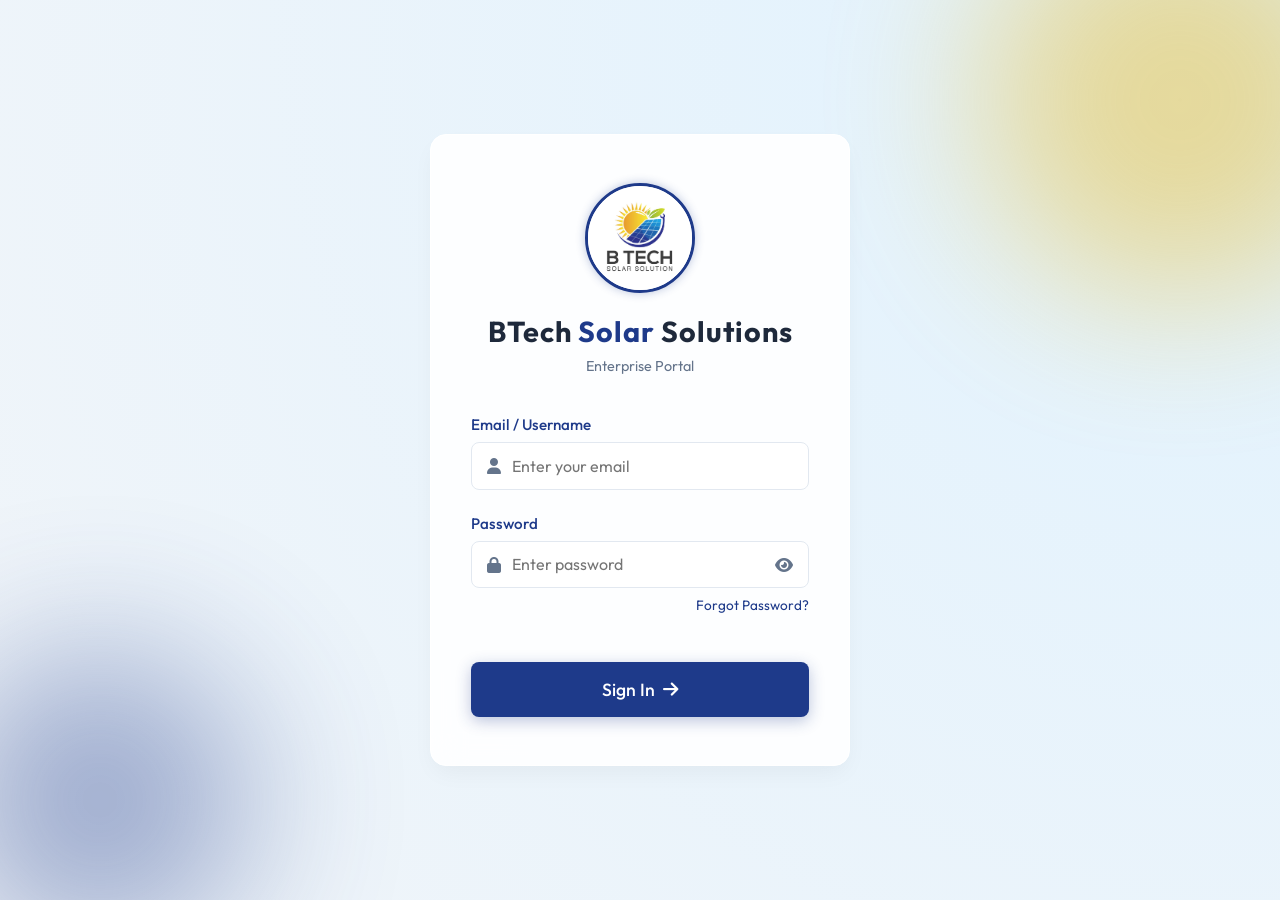
<file: index.html>
<!DOCTYPE html>
<html lang="en">

<head>
    <meta charset="UTF-8">
    <meta name="viewport" content="width=device-width, initial-scale=1.0">
    <title>BTech Solar Portal | Welcome</title>
    <link rel="stylesheet" href="css/style.css">
    <!-- FontAwesome for icons -->
    <link rel="stylesheet" href="https://cdnjs.cloudflare.com/ajax/libs/font-awesome/6.4.0/css/all.min.css">
    <style>
        .login-page {
            min-height: 100vh;
            display: flex;
            align-items: center;
            justify-content: center;
            position: relative;
            overflow: hidden;
            background: radial-gradient(circle at top right, #e0f2fe, #f1f5f9);
        }

        /* Dynamic Background Orbs */
        .orb {
            position: absolute;
            border-radius: 50%;
            filter: blur(80px);
            opacity: 0.4;
            z-index: 0;
            animation: float 10s infinite ease-in-out alternate;
        }

        .orb-1 {
            width: 400px;
            height: 400px;
            background: var(--secondary);
            /* Yellow */
            top: -100px;
            right: -100px;
        }

        .orb-2 {
            width: 300px;
            height: 300px;
            background: var(--primary);
            /* Blue */
            bottom: -50px;
            left: -50px;
            animation-delay: -5s;
        }

        @keyframes float {
            0% {
                transform: translate(0, 0) scale(1);
            }

            100% {
                transform: translate(-30px, 50px) scale(1.1);
            }
        }

        .login-container {
            width: 100%;
            max-width: 420px;
            padding: 3rem 2.5rem;
            position: relative;
            z-index: 10;
        }

        .logo-area {
            text-align: center;
            margin-bottom: 2.5rem;
        }

        .company-logo {
            width: 110px;
            height: 110px;
            border-radius: 50%;
            object-fit: cover;
            border: 3px solid var(--primary);
            margin-bottom: 1rem;
            box-shadow: 0 0 10px var(--primary-glow);
            animation: pulse-glow 3s infinite;
            background-color: #ffffff;
        }

        @keyframes pulse-glow {

            0%,
            100% {
                box-shadow: 0 0 10px rgba(30, 58, 138, 0.2);
            }

            50% {
                box-shadow: 0 0 25px rgba(30, 58, 138, 0.4);
            }
        }

        .logo-text {
            font-size: 1.8rem;
            font-weight: 700;
            letter-spacing: 1px;
        }

        .logo-text span {
            color: var(--primary);
        }

        .forgot-password {
            font-size: 0.85rem;
            color: var(--primary);
            float: right;
            margin-top: 0.5rem;
            transition: color 0.3s ease;
        }

        .forgot-password:hover {
            color: #fff;
        }
    </style>
</head>

<body>

    <div class="login-page">
        <div class="orb orb-1"></div>
        <div class="orb orb-2"></div>

        <div class="login-container glass-panel">
            <div class="logo-area">
                <img class="company-logo" src="assets/images/logo.jpeg" alt="BTech Solar Logo"
                    onerror="this.src='https://ui-avatars.com/api/?name=BTech+Solar&background=f59e0b&color=fff&rounded=true&size=110'">
                <h1 class="logo-text">BTech <span>Solar</span> Solutions</h1>
                <p style="color: var(--text-muted); margin-top: 0.5rem; font-size: 0.9rem;">Enterprise Portal</p>
            </div>

            <form id="loginForm" onsubmit="handleLogin(event)">
                <div class="form-group">
                    <label class="form-label" style="color: var(--primary);">Email / Username</label>
                    <div style="position: relative;">
                        <i class="fa-solid fa-user"
                            style="position: absolute; left: 1rem; top: 1rem; color: var(--text-muted);"></i>
                        <input type="text" id="email" class="form-control" placeholder="Enter your email"
                            style="padding-left: 2.5rem;" required>
                    </div>
                </div>

                <div class="form-group">
                    <label class="form-label" style="color: var(--primary);">Password</label>
                    <div style="position: relative;">
                        <i class="fa-solid fa-lock"
                            style="position: absolute; left: 1rem; top: 1rem; color: var(--text-muted);"></i>
                        <input type="password" id="password" class="form-control" placeholder="Enter password"
                            style="padding-left: 2.5rem; padding-right: 2.5rem;" required>
                        <i class="fa-solid fa-eye" id="togglePassword"
                            style="position: absolute; right: 1rem; top: 1rem; color: var(--text-muted); cursor: pointer; z-index: 10;"></i>
                    </div>
                    <a href="#" class="forgot-password">Forgot Password?</a>
                    <div style="clear: both;"></div>
                </div>

                <div id="errorMsg"
                    style="color: #ef4444; font-size: 0.9rem; margin-top: 1rem; text-align: center; display: none;">
                </div>

                <button type="submit" class="btn btn-primary w-full"
                    style="margin-top: 1.5rem; padding: 1rem; font-size: 1.1rem;">
                    Sign In <i class="fa-solid fa-arrow-right"></i>
                </button>
            </form>
        </div>
    </div>

    <script>
        async function handleLogin(e) {
            e.preventDefault();
            const btn = document.querySelector('button[type="submit"]');
            btn.innerHTML = 'Signing in...';

            const email = document.getElementById('email').value.trim();
            const password = document.getElementById('password').value;
            const errorMsg = document.getElementById('errorMsg');
            errorMsg.style.display = 'none';

            // Predefined accounts for instant/offline login
            const localUsers = {
                'admin': { role: 'ADMIN', email: 'admin@btech.com', passwords: ['admi123', 'admin123'] },
                'admin@btech.com': { role: 'ADMIN', email: 'admin@btech.com', passwords: ['admi123', 'admin123'] },
                'employee': { role: 'EMPLOYEE', email: 'employee@btech.com', passwords: ['emp123'] },
                'employee@btech.com': { role: 'EMPLOYEE', email: 'employee@btech.com', passwords: ['emp123'] }
            };

            // 1. Direct local login check
            if (localUsers[email] && localUsers[email].passwords.includes(password)) {
                localStorage.setItem('userRole', localUsers[email].role);
                localStorage.setItem('userEmail', localUsers[email].email);
                setTimeout(() => {
                    window.location.href = 'pages/dashboard.html';
                }, 400);
                return;
            }

            // 2. Otherwise, attempt backend API login
            try {
                const res = await fetch('http://localhost:8080/api/auth/login', {
                    method: 'POST',
                    headers: { 'Content-Type': 'application/json' },
                    body: JSON.stringify({ email, password })
                });

                if (res.ok) {
                    const data = await res.json();
                    localStorage.setItem('userRole', data.role);
                    localStorage.setItem('userEmail', data.email);
                    setTimeout(() => {
                        window.location.href = 'pages/dashboard.html';
                    }, 400);
                } else {
                    errorMsg.style.display = 'block';
                    errorMsg.innerText = 'Log in Failed: Invalid email or password!';
                    btn.innerHTML = 'Sign In <i class="fa-solid fa-arrow-right"></i>';
                }
            } catch (error) {
                errorMsg.style.display = 'block';
                errorMsg.innerText = 'Log in Failed: Invalid email or password!';
                btn.innerHTML = 'Sign In <i class="fa-solid fa-arrow-right"></i>';
            }
        }

        // Toggle Password Visibility
        const togglePassword = document.getElementById('togglePassword');
        const passwordInput = document.getElementById('password');

        togglePassword.addEventListener('click', function () {
            const type = passwordInput.getAttribute('type') === 'password' ? 'text' : 'password';
            passwordInput.setAttribute('type', type);
            
            this.classList.toggle('fa-eye');
            this.classList.toggle('fa-eye-slash');
        });
    </script>
</body>

</html>
</file>
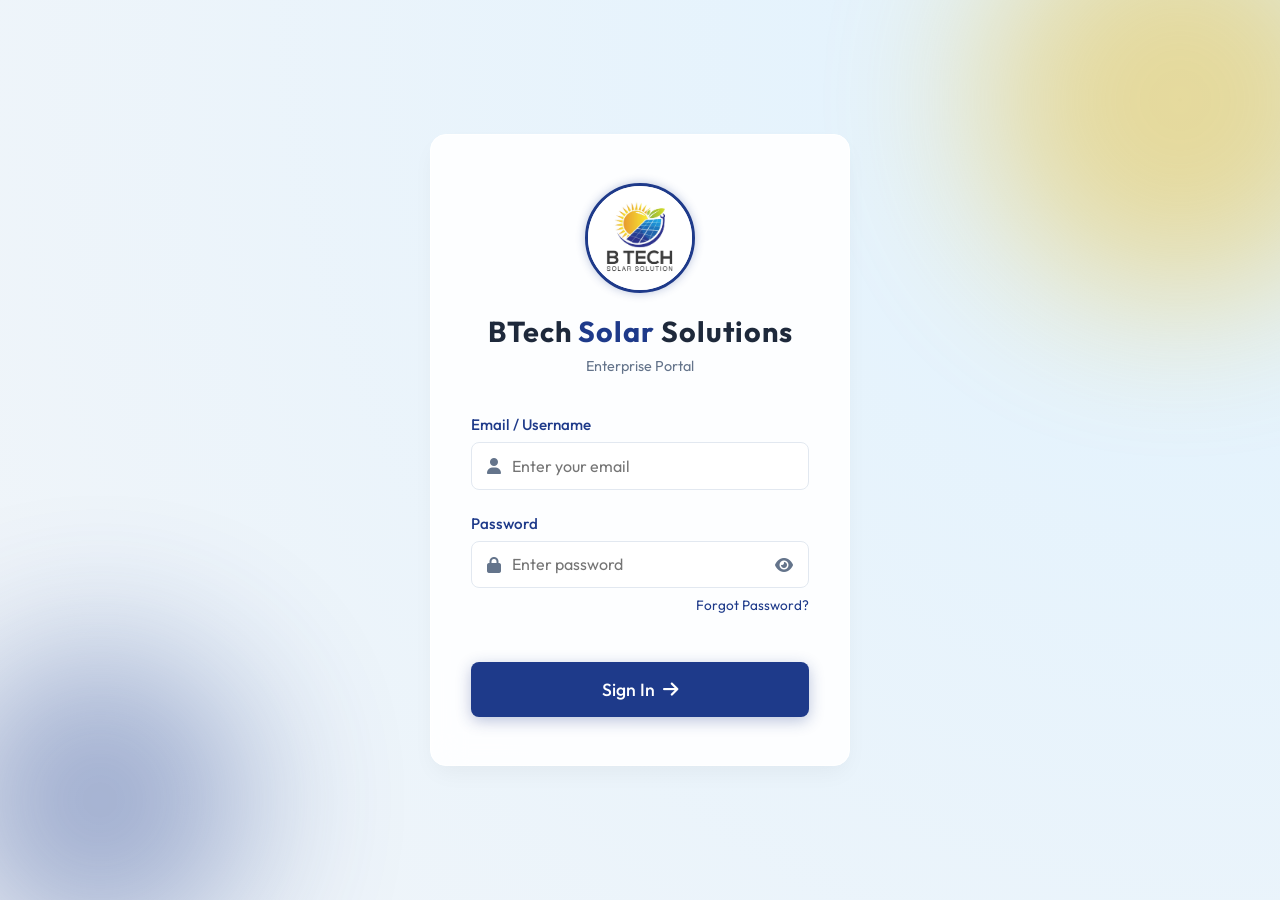
<file: pages/crm.html>
<!DOCTYPE html>
<html lang="en">

<head>
    <meta charset="UTF-8">
    <meta name="viewport" content="width=device-width, initial-scale=1.0">
    <title>CRM & Leads | BTech Solar</title>
    <link rel="stylesheet" href="../css/style.css">
    <link rel="stylesheet" href="../css/admin.css">
    <link rel="stylesheet" href="https://cdnjs.cloudflare.com/ajax/libs/font-awesome/6.4.0/css/all.min.css">
    <style>
        .table-container {
            width: 100%;
            overflow-x: auto;
            margin-top: 1.5rem;
        }

        table {
            width: 100%;
            border-collapse: collapse;
        }

        th,
        td {
            padding: 1rem;
            text-align: left;
            border-bottom: 1px solid var(--border);
        }

        th {
            color: var(--text-muted);
            font-weight: 500;
            font-size: 0.9rem;
        }

        tr:hover {
            background-color: rgba(255, 255, 255, 0.02);
        }

        .status-badge {
            padding: 0.3rem 0.8rem;
            border-radius: 20px;
            font-size: 0.8rem;
            font-weight: 600;
        }

        .status-new {
            background: rgba(59, 130, 246, 0.2);
            color: #60a5fa;
        }

        .status-contacted {
            background: rgba(245, 158, 11, 0.2);
            color: #fbbf24;
        }

        .status-closed {
            background: rgba(16, 185, 129, 0.2);
            color: #34d399;
        }
    </style>
</head>

<body>
    <div class="admin-layout">
        <aside class="sidebar">
            <div class="sidebar-header" style="height: auto; min-height: 90px; padding: 1.25rem 1.5rem; display: flex; align-items: center; gap: 0.75rem; border-bottom: 1px solid var(--border);">
                <img src="../assets/images/logo.jpeg" alt="BTech Solar Logo" style="width: 55px; height: 55px; border-radius: 50%; object-fit: cover; border: 2px solid var(--primary); background-color: #fff;" onerror="this.src='https://ui-avatars.com/api/?name=BTech+Solar&background=f59e0b&color=fff&rounded=true&size=55'">
                <div>
                    <h2 style="font-size: 1.15rem; font-weight: 700; color: var(--primary); margin: 0; line-height: 1.2; display: flex; flex-direction: column;">
                        <span>BTech <span style="color: var(--secondary);">Solar</span></span>
                        <span style="font-size: 0.85rem; color: var(--text-main); font-weight: 500;">Solutions</span>
                    </h2>
                    <p style="font-size: 0.65rem; color: var(--text-muted); margin-top: 0.25rem; font-weight: 600; text-transform: uppercase; letter-spacing: 0.5px;">Enterprise Portal</p>
                </div>
            </div>
            <nav class="sidebar-nav">
                <a href="dashboard.html" class="nav-item">
                    <i class="fa-solid fa-grip"></i> Dashboard
                </a>
                <a href="crm.html" class="nav-item active">
                    <i class="fa-solid fa-users"></i> CRM & Leads
                </a>
                <a href="proposals.html" class="nav-item">
                    <i class="fa-solid fa-file-invoice-dollar"></i> Proposals / Quotes
                </a>
                <a href="installations.html" class="nav-item">
                    <i class="fa-solid fa-helmet-safety"></i> Installations
                </a>
                <a href="inventory.html" class="nav-item">
                    <i class="fa-solid fa-boxes-stacked"></i> Inventory
                </a>
                <a href="reports.html" class="nav-item">
                    <i class="fa-solid fa-chart-line"></i> Reports
                </a>
                
                <div style="margin-top: 2rem; padding-top: 1rem; border-top: 1px solid var(--border);">
                    <a href="#" class="nav-item">
                        <i class="fa-solid fa-gear"></i> Settings
                    </a>
                    <a href="../index.html" class="nav-item" style="color: #ef4444;">
                        <i class="fa-solid fa-right-from-bracket"></i> Logout
                    </a>
                </div>
            </nav>
        </aside>

        <main class="main-content">
            <!-- Top Header -->
            <header class="top-header">
                <div class="search-bar">
                    <i class="fa-solid fa-search" style="color: var(--text-muted);"></i>
                    <input type="text" placeholder="Search leads, invoices, inventory...">
                </div>

                <div class="header-actions">
                    <button class="action-btn">
                        <i class="fa-regular fa-bell"></i>
                        <span class="badge">3</span>
                    </button>
                    
                    <div class="user-profile">
                        <div class="avatar">A</div>
                        <div>
                            <p style="font-weight: 500; font-size: 0.9rem;">Admin User</p>
                            <p style="font-size: 0.75rem; color: var(--text-muted);">Super Admin</p>
                        </div>
                        <i class="fa-solid fa-chevron-down" style="font-size: 0.8rem; margin-left: 0.5rem;"></i>
                    </div>
                </div>
            </header>

            <div class="dashboard-body">
                <div class="flex justify-between items-center" style="margin-bottom: 2rem;">
                    <div>
                        <h1>CRM & Lead Tracking</h1>
                        <p style="color: var(--text-muted);">Manage your potential customers via Backend API.</p>
                    </div>
                </div>
                <div class="glass-panel" style="padding: 1rem;">
                    <div class="table-container">
                        <table>
                            <thead>
                                <tr>
                                    <th>Client Name</th>
                                    <th>Phone / Email</th>
                                    <th>System Size</th>
                                    <th>Status</th>
                                    <th>Actions</th>
                                </tr>
                            </thead>
                            <tbody id="leadsTableBody">
                                <tr>
                                    <td colspan="5" style="text-align:center;">Loading Leads...</td>
                                </tr>
                            </tbody>
                        </table>
                    </div>
                </div>
            </div>
        </main>
    </div>

    <script src="../js/api.js"></script>
    <script src="../js/app.js"></script>
</body>

</html>
</file>
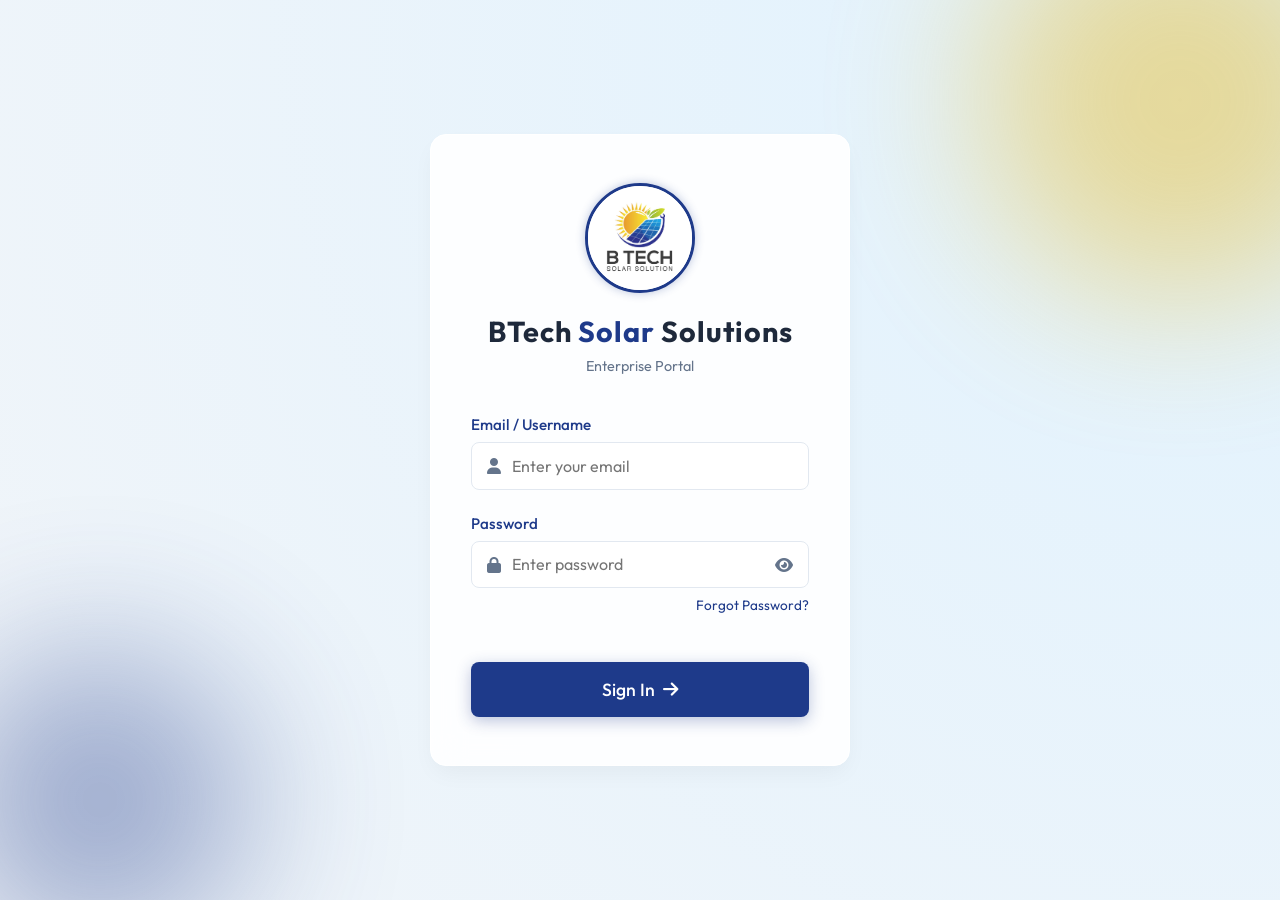
<file: pages/dashboard.html>
<!DOCTYPE html>
<html lang="en">
<head>
    <meta charset="UTF-8">
    <meta name="viewport" content="width=device-width, initial-scale=1.0">
    <title>Dashboard | BTech Solar</title>
    <link rel="stylesheet" href="../css/style.css">
    <link rel="stylesheet" href="../css/admin.css">
    <link rel="stylesheet" href="https://cdnjs.cloudflare.com/ajax/libs/font-awesome/6.4.0/css/all.min.css">
</head>
<body>

    <div class="admin-layout">
        
        <!-- Sidebar -->
        <aside class="sidebar">
            <div class="sidebar-header" style="height: auto; min-height: 90px; padding: 1.25rem 1.5rem; display: flex; align-items: center; gap: 0.75rem; border-bottom: 1px solid var(--border);">
                <img src="../assets/images/logo.jpeg" alt="BTech Solar Logo" style="width: 55px; height: 55px; border-radius: 50%; object-fit: cover; border: 2px solid var(--primary); background-color: #fff;" onerror="this.src='https://ui-avatars.com/api/?name=BTech+Solar&background=f59e0b&color=fff&rounded=true&size=55'">
                <div>
                    <h2 style="font-size: 1.15rem; font-weight: 700; color: var(--primary); margin: 0; line-height: 1.2; display: flex; flex-direction: column;">
                        <span>BTech <span style="color: var(--secondary);">Solar</span></span>
                        <span style="font-size: 0.85rem; color: var(--text-main); font-weight: 500;">Solutions</span>
                    </h2>
                    <p style="font-size: 0.65rem; color: var(--text-muted); margin-top: 0.25rem; font-weight: 600; text-transform: uppercase; letter-spacing: 0.5px;">Enterprise Portal</p>
                </div>
            </div>
            
            <nav class="sidebar-nav">
                <a href="dashboard.html" class="nav-item active">
                    <i class="fa-solid fa-grip"></i> Dashboard
                </a>
                <a href="crm.html" class="nav-item">
                    <i class="fa-solid fa-users"></i> CRM & Leads
                </a>
                <a href="proposals.html" class="nav-item">
                    <i class="fa-solid fa-file-invoice-dollar"></i> Proposals / Quotes
                </a>
                <a href="installations.html" class="nav-item">
                    <i class="fa-solid fa-helmet-safety"></i> Installations
                </a>
                <a href="inventory.html" class="nav-item">
                    <i class="fa-solid fa-boxes-stacked"></i> Inventory
                </a>
                <a href="reports.html" class="nav-item">
                    <i class="fa-solid fa-chart-line"></i> Reports
                </a>
                
                <div style="margin-top: 2rem; padding-top: 1rem; border-top: 1px solid var(--border);">
                    <a href="#" class="nav-item">
                        <i class="fa-solid fa-gear"></i> Settings
                    </a>
                    <a href="../index.html" class="nav-item" style="color: #ef4444;">
                        <i class="fa-solid fa-right-from-bracket"></i> Logout
                    </a>
                </div>
            </nav>
        </aside>

        <!-- Main Content -->
        <main class="main-content">
            
            <!-- Top Header -->
            <header class="top-header">
                <div class="search-bar">
                    <i class="fa-solid fa-search" style="color: var(--text-muted);"></i>
                    <input type="text" placeholder="Search leads, invoices, inventory...">
                </div>

                <div class="header-actions">
                    <button class="action-btn">
                        <i class="fa-regular fa-bell"></i>
                        <span class="badge">3</span>
                    </button>
                    
                    <div class="user-profile">
                        <div class="avatar">A</div>
                        <div>
                            <p style="font-weight: 500; font-size: 0.9rem;">Admin User</p>
                            <p style="font-size: 0.75rem; color: var(--text-muted);">Super Admin</p>
                        </div>
                        <i class="fa-solid fa-chevron-down" style="font-size: 0.8rem; margin-left: 0.5rem;"></i>
                    </div>
                </div>
            </header>

            <!-- Dashboard Body -->
            <div class="dashboard-body">
                <div class="page-title">
                    <h1>Overview</h1>
                    <p>Welcome back, here's what's happening today.</p>
                </div>

                <!-- KPI Stats -->
                <div class="stats-grid">
                    <div class="stat-card glass-panel">
                        <i class="fa-solid fa-users icon"></i>
                        <div class="stat-title">New Leads (This Month)</div>
                        <div class="stat-value">
                            124 <span class="stat-trend up"><i class="fa-solid fa-arrow-up"></i> 12%</span>
                        </div>
                    </div>

                    <div class="stat-card glass-panel">
                        <i class="fa-solid fa-file-contract icon"></i>
                        <div class="stat-title">Proposals Sent</div>
                        <div class="stat-value">
                            45 <span class="stat-trend up"><i class="fa-solid fa-arrow-up"></i> 5%</span>
                        </div>
                    </div>

                    <div class="stat-card glass-panel" style="border-color: var(--primary);">
                        <i class="fa-solid fa-sack-dollar icon" style="color: var(--primary);"></i>
                        <div class="stat-title">Revenue Generated</div>
                        <div class="stat-value">
                            $154k <span class="stat-trend up"><i class="fa-solid fa-arrow-up"></i> 22%</span>
                        </div>
                    </div>

                    <div class="stat-card glass-panel">
                        <i class="fa-solid fa-solar-panel icon"></i>
                        <div class="stat-title">Ongoing Installations</div>
                        <div class="stat-value">
                            12 <span class="stat-trend down"><i class="fa-solid fa-arrow-down"></i> 2%</span>
                        </div>
                    </div>
                </div>

                <!-- Coming soon: Charts and Data Tables -->
                <div class="glass-panel" style="padding: 2rem; margin-top: 1rem; text-align: center; border-style: dashed;">
                    <i class="fa-solid fa-chart-pie" style="font-size: 3rem; color: var(--text-muted); margin-bottom: 1rem;"></i>
                    <h3 style="margin-bottom: 0.5rem;">Recent Activity & Charts</h3>
                    <p style="color: var(--text-muted); max-width: 500px; margin: 0 auto;">In upcoming updates, we will place dynamic charts here showing monthly installations, revenue graphs, and a timeline of recent actions by the team.</p>
                </div>

            </div>
        </main>
    </div>

    <script src="../js/app.js"></script>
</body>
</html>
</file>
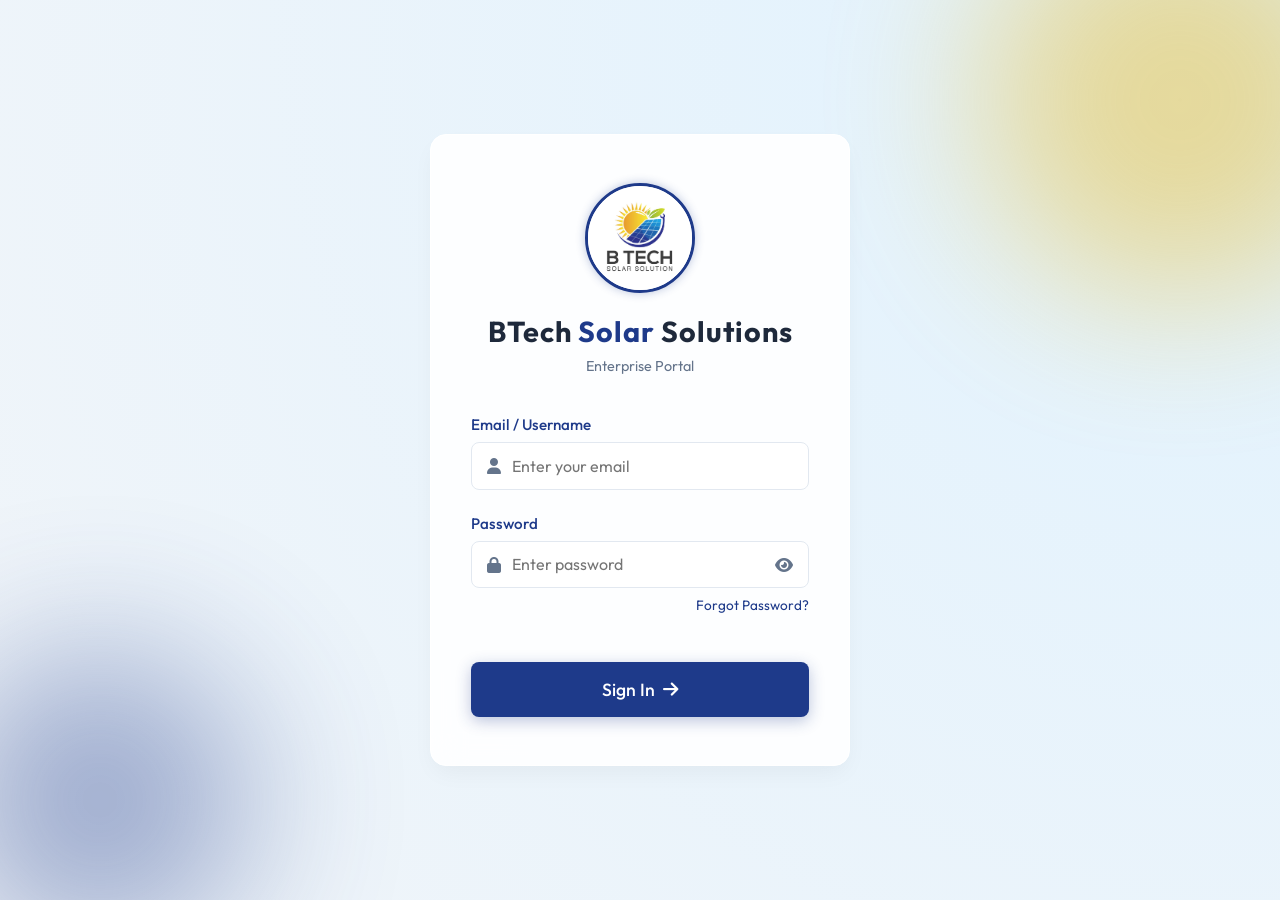
<file: pages/installations.html>
<!DOCTYPE html>
<html lang="en">

<head>
    <meta charset="UTF-8">
    <meta name="viewport" content="width=device-width, initial-scale=1.0">
    <title>Installations | BTech Solar</title>
    <link rel="stylesheet" href="../css/style.css">
    <link rel="stylesheet" href="../css/admin.css">
    <link rel="stylesheet" href="https://cdnjs.cloudflare.com/ajax/libs/font-awesome/6.4.0/css/all.min.css">
    <style>
        .progress-container {
            width: 100%;
            background-color: var(--border);
            border-radius: 6px;
            overflow: hidden;
            margin-top: 0.5rem;
            height: 10px;
        }

        .progress-bar {
            height: 100%;
            background-color: var(--tertiary);
            transition: width 0.5s ease;
        }

        .project-card {
            padding: 1.5rem;
            margin-bottom: 1.25rem;
            border-left: 5px solid var(--primary);
        }

        .project-card.completed {
            border-left-color: var(--tertiary);
        }

        .project-card.in-progress {
            border-left-color: var(--secondary);
        }

        .project-card.planning {
            border-left-color: var(--text-muted);
        }

        .status-badge-custom {
            font-size: 0.8rem;
            font-weight: 600;
            padding: 0.25rem 0.75rem;
            border-radius: 12px;
            display: inline-block;
        }

        .badge-planning {
            background-color: rgba(100, 116, 139, 0.15);
            color: var(--text-muted);
        }

        .badge-progress {
            background-color: rgba(234, 179, 8, 0.15);
            color: #d97706;
        }

        .badge-completed {
            background-color: rgba(16, 185, 129, 0.15);
            color: var(--tertiary);
        }

        .team-avatar {
            width: 32px;
            height: 32px;
            border-radius: 50%;
            background: var(--primary);
            color: white;
            font-size: 0.8rem;
            font-weight: bold;
            display: inline-flex;
            align-items: center;
            justify-content: center;
            border: 2px solid white;
            margin-left: -8px;
        }

        .team-avatar:first-child {
            margin-left: 0;
        }
    </style>
</head>

<body>
    <div class="admin-layout">
        <!-- Sidebar -->
        <aside class="sidebar">
            <div class="sidebar-header" style="height: auto; min-height: 90px; padding: 1.25rem 1.5rem; display: flex; align-items: center; gap: 0.75rem; border-bottom: 1px solid var(--border);">
                <img src="../assets/images/logo.jpeg" alt="BTech Solar Logo" style="width: 55px; height: 55px; border-radius: 50%; object-fit: cover; border: 2px solid var(--primary); background-color: #fff;" onerror="this.src='https://ui-avatars.com/api/?name=BTech+Solar&background=f59e0b&color=fff&rounded=true&size=55'">
                <div>
                    <h2 style="font-size: 1.15rem; font-weight: 700; color: var(--primary); margin: 0; line-height: 1.2; display: flex; flex-direction: column;">
                        <span>BTech <span style="color: var(--secondary);">Solar</span></span>
                        <span style="font-size: 0.85rem; color: var(--text-main); font-weight: 500;">Solutions</span>
                    </h2>
                    <p style="font-size: 0.65rem; color: var(--text-muted); margin-top: 0.25rem; font-weight: 600; text-transform: uppercase; letter-spacing: 0.5px;">Enterprise Portal</p>
                </div>
            </div>
            <nav class="sidebar-nav">
                <a href="dashboard.html" class="nav-item">
                    <i class="fa-solid fa-grip"></i> Dashboard
                </a>
                <a href="crm.html" class="nav-item">
                    <i class="fa-solid fa-users"></i> CRM & Leads
                </a>
                <a href="proposals.html" class="nav-item">
                    <i class="fa-solid fa-file-invoice-dollar"></i> Proposals / Quotes
                </a>
                <a href="installations.html" class="nav-item active">
                    <i class="fa-solid fa-helmet-safety"></i> Installations
                </a>
                <a href="inventory.html" class="nav-item">
                    <i class="fa-solid fa-boxes-stacked"></i> Inventory
                </a>
                <a href="reports.html" class="nav-item">
                    <i class="fa-solid fa-chart-line"></i> Reports
                </a>
                
                <div style="margin-top: 2rem; padding-top: 1rem; border-top: 1px solid var(--border);">
                    <a href="#" class="nav-item">
                        <i class="fa-solid fa-gear"></i> Settings
                    </a>
                    <a href="../index.html" class="nav-item" style="color: #ef4444;">
                        <i class="fa-solid fa-right-from-bracket"></i> Logout
                    </a>
                </div>
            </nav>
        </aside>

        <!-- Main Content -->
        <main class="main-content">
            <!-- Header -->
            <header class="top-header">
                <div class="search-bar">
                    <i class="fa-solid fa-search" style="color: var(--text-muted);"></i>
                    <input type="text" placeholder="Search leads, invoices, inventory...">
                </div>

                <div class="header-actions">
                    <button class="action-btn">
                        <i class="fa-regular fa-bell"></i>
                        <span class="badge">3</span>
                    </button>
                    
                    <div class="user-profile">
                        <div class="avatar">A</div>
                        <div>
                            <p style="font-weight: 500; font-size: 0.9rem;">Admin User</p>
                            <p style="font-size: 0.75rem; color: var(--text-muted);">Super Admin</p>
                        </div>
                        <i class="fa-solid fa-chevron-down" style="font-size: 0.8rem; margin-left: 0.5rem;"></i>
                    </div>
                </div>
            </header>

            <!-- Dashboard Body -->
            <div class="dashboard-body">
                <div class="page-title">
                    <h1>Solar Installations</h1>
                    <p>Track site assessments, panel mounts, and net-metering approvals in real-time.</p>
                </div>

                <!-- Status Cards -->
                <div class="stats-grid">
                    <div class="stat-card glass-panel">
                        <i class="fa-solid fa-helmet-safety icon"></i>
                        <div class="stat-title">Total Projects</div>
                        <div class="stat-value">38</div>
                    </div>
                    <div class="stat-card glass-panel" style="border-color: var(--secondary);">
                        <i class="fa-solid fa-screwdriver-wrench icon" style="color: var(--secondary);"></i>
                        <div class="stat-title">In Progress</div>
                        <div class="stat-value" style="color: var(--secondary);">12</div>
                    </div>
                    <div class="stat-card glass-panel" style="border-color: var(--tertiary);">
                        <i class="fa-solid fa-circle-check icon" style="color: var(--tertiary);"></i>
                        <div class="stat-title">Completed</div>
                        <div class="stat-value" style="color: var(--tertiary);">26</div>
                    </div>
                </div>

                <!-- Installations List -->
                <h2 style="margin-bottom: 1rem; font-size: 1.3rem;">Ongoing Projects</h2>
                
                <div class="glass-panel project-card in-progress">
                    <div style="display: flex; justify-content: space-between; align-items: start; margin-bottom: 0.5rem;">
                        <div>
                            <h3 style="margin-bottom: 0.25rem;">15kW Hybrid Solar Setup</h3>
                            <p style="color: var(--text-muted); font-size: 0.9rem;"><i class="fa-solid fa-location-dot"></i> DHA Phase 6, Karachi | Client: Maria Siddiqui</p>
                        </div>
                        <div>
                            <span class="status-badge-custom badge-progress">Inverter Setup (80%)</span>
                        </div>
                    </div>
                    <div class="progress-container">
                        <div class="progress-bar" style="width: 80%;"></div>
                    </div>
                    <div style="display: flex; justify-content: space-between; align-items: center; margin-top: 1rem; font-size: 0.85rem; color: var(--text-muted);">
                        <div>
                            <i class="fa-solid fa-calendar"></i> Est. Completion: 10th July 2026
                        </div>
                        <div style="display: flex; align-items: center;">
                            <span style="margin-right: 0.5rem;">Team Assigned:</span>
                            <div style="display: inline-flex;">
                                <div class="team-avatar">K</div>
                                <div class="team-avatar">S</div>
                                <div class="team-avatar">A</div>
                            </div>
                        </div>
                    </div>
                </div>

                <div class="glass-panel project-card in-progress">
                    <div style="display: flex; justify-content: space-between; align-items: start; margin-bottom: 0.5rem;">
                        <div>
                            <h3 style="margin-bottom: 0.25rem;">10kW On-Grid System</h3>
                            <p style="color: var(--text-muted); font-size: 0.9rem;"><i class="fa-solid fa-location-dot"></i> Gulberg III, Lahore | Client: Ahmed Khan</p>
                        </div>
                        <div>
                            <span class="status-badge-custom badge-progress">Panel Mounting (65%)</span>
                        </div>
                    </div>
                    <div class="progress-container">
                        <div class="progress-bar" style="width: 65%; background-color: var(--secondary);"></div>
                    </div>
                    <div style="display: flex; justify-content: space-between; align-items: center; margin-top: 1rem; font-size: 0.85rem; color: var(--text-muted);">
                        <div>
                            <i class="fa-solid fa-calendar"></i> Est. Completion: 15th July 2026
                        </div>
                        <div style="display: flex; align-items: center;">
                            <span style="margin-right: 0.5rem;">Team Assigned:</span>
                            <div style="display: inline-flex;">
                                <div class="team-avatar">R</div>
                                <div class="team-avatar">M</div>
                            </div>
                        </div>
                    </div>
                </div>

                <div class="glass-panel project-card planning">
                    <div style="display: flex; justify-content: space-between; align-items: start; margin-bottom: 0.5rem;">
                        <div>
                            <h3 style="margin-bottom: 0.25rem;">20kW Commercial Array</h3>
                            <p style="color: var(--text-muted); font-size: 0.9rem;"><i class="fa-solid fa-location-dot"></i> Industrial Estate, Faisalabad | Client: Horizon Textiles</p>
                        </div>
                        <div>
                            <span class="status-badge-custom badge-planning">Site Assessment (15%)</span>
                        </div>
                    </div>
                    <div class="progress-container">
                        <div class="progress-bar" style="width: 15%; background-color: var(--text-muted);"></div>
                    </div>
                    <div style="display: flex; justify-content: space-between; align-items: center; margin-top: 1rem; font-size: 0.85rem; color: var(--text-muted);">
                        <div>
                            <i class="fa-solid fa-calendar"></i> Est. Completion: 29th July 2026
                        </div>
                        <div style="display: flex; align-items: center;">
                            <span style="margin-right: 0.5rem;">Team Assigned:</span>
                            <div style="display: inline-flex;">
                                <div class="team-avatar">J</div>
                                <div class="team-avatar">Z</div>
                                <div class="team-avatar">F</div>
                            </div>
                        </div>
                    </div>
                </div>

            </div>
        </main>
    </div>
    <script src="../js/app.js"></script>
</body>

</html>
</file>
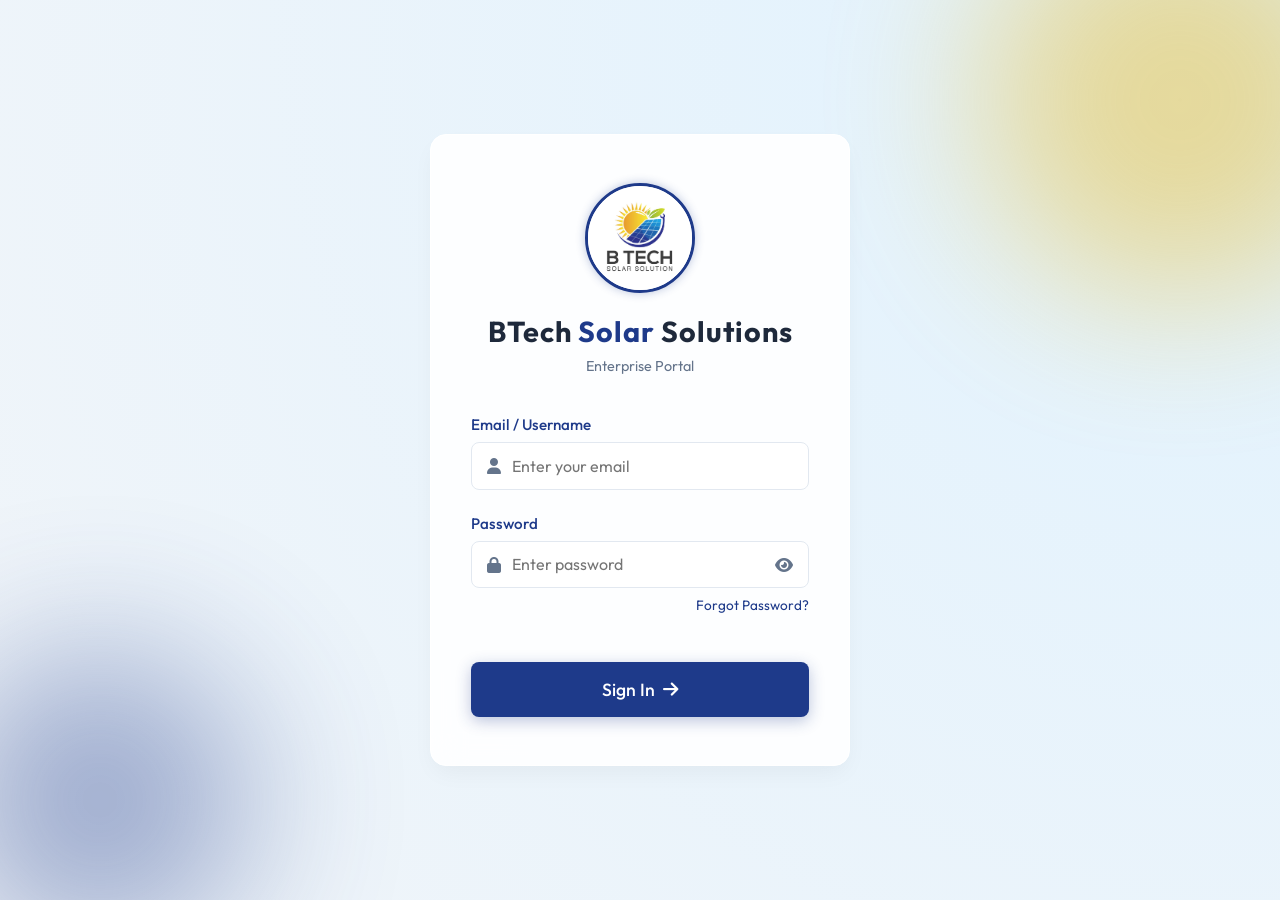
<file: pages/inventory.html>
<!DOCTYPE html>
<html lang="en">

<head>
    <meta charset="UTF-8">
    <meta name="viewport" content="width=device-width, initial-scale=1.0">
    <title>Inventory | BTech Solar</title>
    <link rel="stylesheet" href="../css/style.css">
    <link rel="stylesheet" href="../css/admin.css">
    <link rel="stylesheet" href="https://cdnjs.cloudflare.com/ajax/libs/font-awesome/6.4.0/css/all.min.css">
</head>

<body>
    <div class="admin-layout">
        <aside class="sidebar">
            <div class="sidebar-header" style="height: auto; min-height: 90px; padding: 1.25rem 1.5rem; display: flex; align-items: center; gap: 0.75rem; border-bottom: 1px solid var(--border);">
                <img src="../assets/images/logo.jpeg" alt="BTech Solar Logo" style="width: 55px; height: 55px; border-radius: 50%; object-fit: cover; border: 2px solid var(--primary); background-color: #fff;" onerror="this.src='https://ui-avatars.com/api/?name=BTech+Solar&background=f59e0b&color=fff&rounded=true&size=55'">
                <div>
                    <h2 style="font-size: 1.15rem; font-weight: 700; color: var(--primary); margin: 0; line-height: 1.2; display: flex; flex-direction: column;">
                        <span>BTech <span style="color: var(--secondary);">Solar</span></span>
                        <span style="font-size: 0.85rem; color: var(--text-main); font-weight: 500;">Solutions</span>
                    </h2>
                    <p style="font-size: 0.65rem; color: var(--text-muted); margin-top: 0.25rem; font-weight: 600; text-transform: uppercase; letter-spacing: 0.5px;">Enterprise Portal</p>
                </div>
            </div>
            <nav class="sidebar-nav">
                <a href="dashboard.html" class="nav-item">
                    <i class="fa-solid fa-grip"></i> Dashboard
                </a>
                <a href="crm.html" class="nav-item">
                    <i class="fa-solid fa-users"></i> CRM & Leads
                </a>
                <a href="proposals.html" class="nav-item">
                    <i class="fa-solid fa-file-invoice-dollar"></i> Proposals / Quotes
                </a>
                <a href="installations.html" class="nav-item">
                    <i class="fa-solid fa-helmet-safety"></i> Installations
                </a>
                <a href="inventory.html" class="nav-item active">
                    <i class="fa-solid fa-boxes-stacked"></i> Inventory
                </a>
                <a href="reports.html" class="nav-item">
                    <i class="fa-solid fa-chart-line"></i> Reports
                </a>
                
                <div style="margin-top: 2rem; padding-top: 1rem; border-top: 1px solid var(--border);">
                    <a href="#" class="nav-item">
                        <i class="fa-solid fa-gear"></i> Settings
                    </a>
                    <a href="../index.html" class="nav-item" style="color: #ef4444;">
                        <i class="fa-solid fa-right-from-bracket"></i> Logout
                    </a>
                </div>
            </nav>
        </aside>

        <main class="main-content">
            <!-- Top Header -->
            <header class="top-header">
                <div class="search-bar">
                    <i class="fa-solid fa-search" style="color: var(--text-muted);"></i>
                    <input type="text" placeholder="Search leads, invoices, inventory...">
                </div>

                <div class="header-actions">
                    <button class="action-btn">
                        <i class="fa-regular fa-bell"></i>
                        <span class="badge">3</span>
                    </button>
                    
                    <div class="user-profile">
                        <div class="avatar">A</div>
                        <div>
                            <p style="font-weight: 500; font-size: 0.9rem;">Admin User</p>
                            <p style="font-size: 0.75rem; color: var(--text-muted);">Super Admin</p>
                        </div>
                        <i class="fa-solid fa-chevron-down" style="font-size: 0.8rem; margin-left: 0.5rem;"></i>
                    </div>
                </div>
            </header>

            <div class="dashboard-body">
                <div class="flex justify-between items-center" style="margin-bottom: 2rem;">
                    <div>
                        <h1>Warehouse & Stock</h1>
                        <p style="color: var(--text-muted);">Real-time tracking of Database Inventory Items.</p>
                    </div>
                </div>

                <div class="stats-grid" id="inventoryGrid">
                    <p style="color: var(--text-muted);">Loading live stock data...</p>
                </div>
            </div>
        </main>
    </div>
    <script src="../js/api.js"></script>
    <script src="../js/app.js"></script>
</body>

</html>
</file>
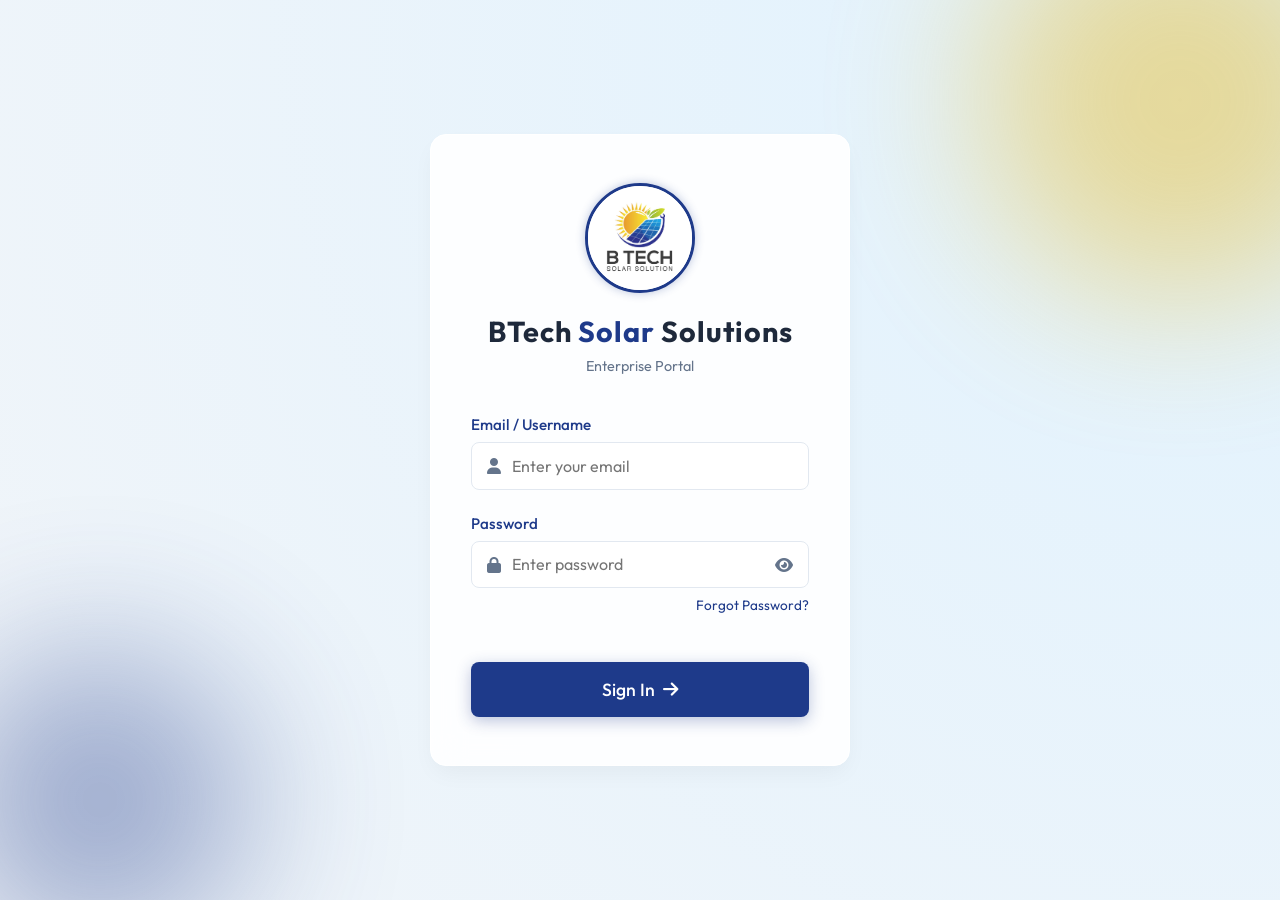
<file: pages/proposals.html>
<!DOCTYPE html>
<html lang="en">

<head>
    <meta charset="UTF-8">
    <meta name="viewport" content="width=device-width, initial-scale=1.0">
    <title>Proposals | BTech Solar</title>
    <link rel="stylesheet" href="../css/style.css">
    <link rel="stylesheet" href="../css/admin.css">
    <link rel="stylesheet" href="https://cdnjs.cloudflare.com/ajax/libs/font-awesome/6.4.0/css/all.min.css">
    <style>
        .proposal-card {
            padding: 1.5rem;
            margin-bottom: 1rem;
            display: flex;
            justify-content: space-between;
            align-items: center;
        }
    </style>
</head>

<body>
    <div class="admin-layout">
        <aside class="sidebar">
            <div class="sidebar-header" style="height: auto; min-height: 90px; padding: 1.25rem 1.5rem; display: flex; align-items: center; gap: 0.75rem; border-bottom: 1px solid var(--border);">
                <img src="../assets/images/logo.jpeg" alt="BTech Solar Logo" style="width: 55px; height: 55px; border-radius: 50%; object-fit: cover; border: 2px solid var(--primary); background-color: #fff;" onerror="this.src='https://ui-avatars.com/api/?name=BTech+Solar&background=f59e0b&color=fff&rounded=true&size=55'">
                <div>
                    <h2 style="font-size: 1.15rem; font-weight: 700; color: var(--primary); margin: 0; line-height: 1.2; display: flex; flex-direction: column;">
                        <span>BTech <span style="color: var(--secondary);">Solar</span></span>
                        <span style="font-size: 0.85rem; color: var(--text-main); font-weight: 500;">Solutions</span>
                    </h2>
                    <p style="font-size: 0.65rem; color: var(--text-muted); margin-top: 0.25rem; font-weight: 600; text-transform: uppercase; letter-spacing: 0.5px;">Enterprise Portal</p>
                </div>
            </div>
            <nav class="sidebar-nav">
                <a href="dashboard.html" class="nav-item">
                    <i class="fa-solid fa-grip"></i> Dashboard
                </a>
                <a href="crm.html" class="nav-item">
                    <i class="fa-solid fa-users"></i> CRM & Leads
                </a>
                <a href="proposals.html" class="nav-item active">
                    <i class="fa-solid fa-file-invoice-dollar"></i> Proposals / Quotes
                </a>
                <a href="installations.html" class="nav-item">
                    <i class="fa-solid fa-helmet-safety"></i> Installations
                </a>
                <a href="inventory.html" class="nav-item">
                    <i class="fa-solid fa-boxes-stacked"></i> Inventory
                </a>
                <a href="reports.html" class="nav-item">
                    <i class="fa-solid fa-chart-line"></i> Reports
                </a>
                
                <div style="margin-top: 2rem; padding-top: 1rem; border-top: 1px solid var(--border);">
                    <a href="#" class="nav-item">
                        <i class="fa-solid fa-gear"></i> Settings
                    </a>
                    <a href="../index.html" class="nav-item" style="color: #ef4444;">
                        <i class="fa-solid fa-right-from-bracket"></i> Logout
                    </a>
                </div>
            </nav>
        </aside>

        <main class="main-content">
            <!-- Top Header -->
            <header class="top-header">
                <div class="search-bar">
                    <i class="fa-solid fa-search" style="color: var(--text-muted);"></i>
                    <input type="text" placeholder="Search leads, invoices, inventory...">
                </div>

                <div class="header-actions">
                    <button class="action-btn">
                        <i class="fa-regular fa-bell"></i>
                        <span class="badge">3</span>
                    </button>
                    
                    <div class="user-profile">
                        <div class="avatar">A</div>
                        <div>
                            <p style="font-weight: 500; font-size: 0.9rem;">Admin User</p>
                            <p style="font-size: 0.75rem; color: var(--text-muted);">Super Admin</p>
                        </div>
                        <i class="fa-solid fa-chevron-down" style="font-size: 0.8rem; margin-left: 0.5rem;"></i>
                    </div>
                </div>
            </header>

            <div class="dashboard-body">
                <div class="flex justify-between items-center" style="margin-bottom: 2rem;">
                    <div>
                        <h1>Automated Proposals</h1>
                        <p style="color: var(--text-muted);">Quotes syncing directly with the Backend Database.</p>
                    </div>
                </div>

                <div id="proposalsList">
                    <p style="color: var(--text-muted);">Loading proposals...</p>
                </div>
            </div>
        </main>
    </div>
    <script src="../js/api.js"></script>
    <script src="../js/app.js"></script>
</body>

</html>
</file>
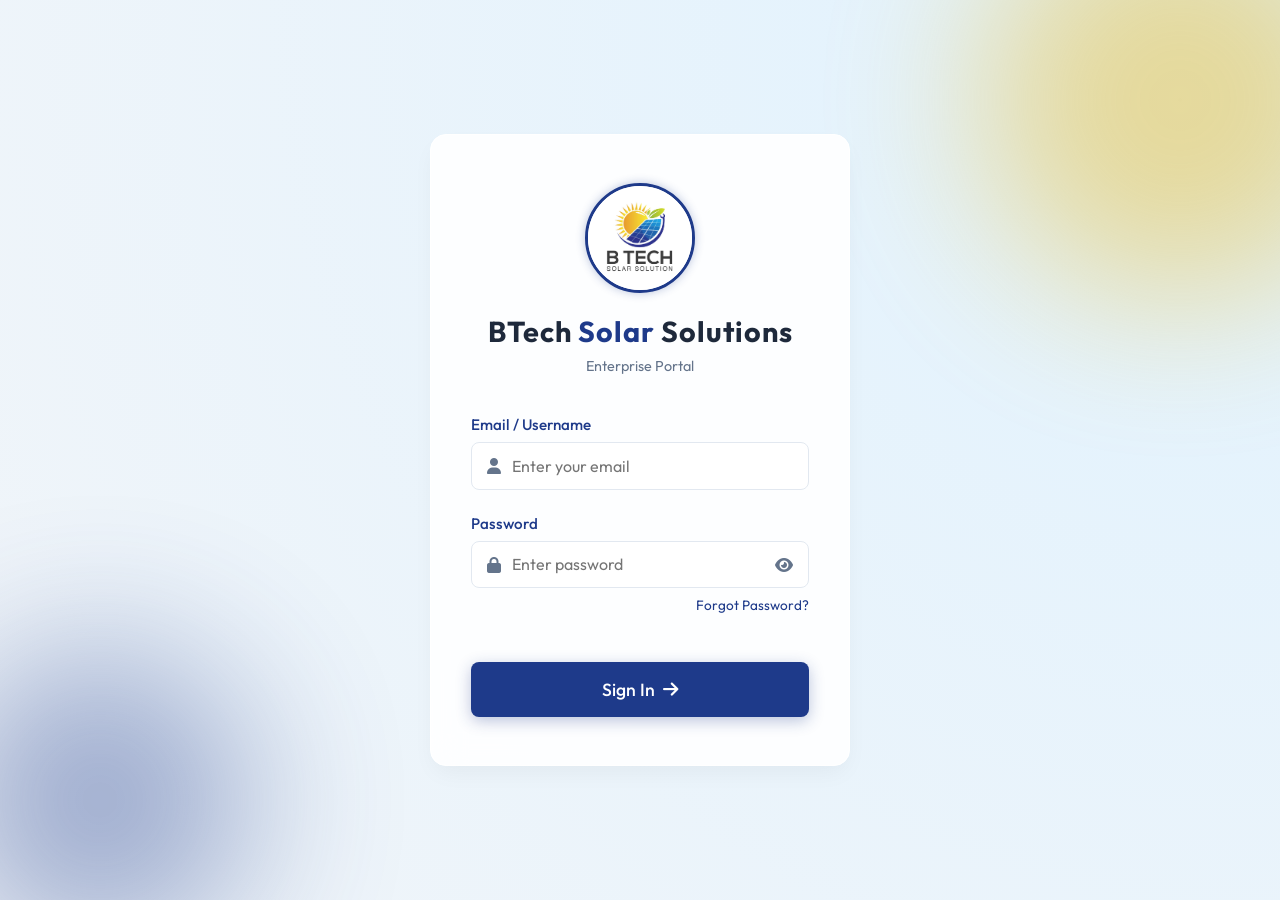
<file: pages/reports.html>
<!DOCTYPE html>
<html lang="en">

<head>
    <meta charset="UTF-8">
    <meta name="viewport" content="width=device-width, initial-scale=1.0">
    <title>Reports | BTech Solar</title>
    <link rel="stylesheet" href="../css/style.css">
    <link rel="stylesheet" href="../css/admin.css">
    <link rel="stylesheet" href="https://cdnjs.cloudflare.com/ajax/libs/font-awesome/6.4.0/css/all.min.css">
    <style>
        .report-grid {
            display: grid;
            grid-template-columns: 2fr 1fr;
            gap: 1.5rem;
            margin-top: 1.5rem;
        }

        @media (max-width: 992px) {
            .report-grid {
                grid-template-columns: 1fr;
            }
        }

        .chart-placeholder {
            min-height: 250px;
            display: flex;
            align-items: flex-end;
            justify-content: space-around;
            padding-top: 2rem;
            border-bottom: 2px solid var(--border);
        }

        .bar {
            width: 40px;
            background: linear-gradient(to top, var(--primary), var(--primary-hover));
            border-radius: 4px 4px 0 0;
            position: relative;
            animation: growUp 1s ease-out;
            cursor: pointer;
            transition: all 0.3s ease;
        }

        .bar:hover {
            opacity: 0.85;
            transform: scaleY(1.02);
        }

        .bar::after {
            content: attr(data-value);
            position: absolute;
            top: -25px;
            left: 50%;
            transform: translateX(-50%);
            font-size: 0.8rem;
            font-weight: 600;
            color: var(--primary);
        }

        .bar-label {
            text-align: center;
            font-size: 0.85rem;
            color: var(--text-muted);
            margin-top: 0.5rem;
        }

        @keyframes growUp {
            from {
                height: 0;
            }
            to {
                /* Handled dynamically or via static style heights */
            }
        }

        .metric-row {
            display: flex;
            justify-content: space-between;
            align-items: center;
            padding: 0.75rem 0;
            border-bottom: 1px solid var(--border);
        }

        .metric-row:last-child {
            border-bottom: none;
        }

        .table-custom {
            width: 100%;
            border-collapse: collapse;
        }

        .table-custom th, .table-custom td {
            padding: 0.85rem 1rem;
            text-align: left;
            border-bottom: 1px solid var(--border);
        }

        .table-custom th {
            font-weight: 600;
            color: var(--text-muted);
            font-size: 0.85rem;
        }
    </style>
</head>

<body>
    <div class="admin-layout">
        <!-- Sidebar -->
        <aside class="sidebar">
            <div class="sidebar-header" style="height: auto; min-height: 90px; padding: 1.25rem 1.5rem; display: flex; align-items: center; gap: 0.75rem; border-bottom: 1px solid var(--border);">
                <img src="../assets/images/logo.jpeg" alt="BTech Solar Logo" style="width: 55px; height: 55px; border-radius: 50%; object-fit: cover; border: 2px solid var(--primary); background-color: #fff;" onerror="this.src='https://ui-avatars.com/api/?name=BTech+Solar&background=f59e0b&color=fff&rounded=true&size=55'">
                <div>
                    <h2 style="font-size: 1.15rem; font-weight: 700; color: var(--primary); margin: 0; line-height: 1.2; display: flex; flex-direction: column;">
                        <span>BTech <span style="color: var(--secondary);">Solar</span></span>
                        <span style="font-size: 0.85rem; color: var(--text-main); font-weight: 500;">Solutions</span>
                    </h2>
                    <p style="font-size: 0.65rem; color: var(--text-muted); margin-top: 0.25rem; font-weight: 600; text-transform: uppercase; letter-spacing: 0.5px;">Enterprise Portal</p>
                </div>
            </div>
            <nav class="sidebar-nav">
                <a href="dashboard.html" class="nav-item">
                    <i class="fa-solid fa-grip"></i> Dashboard
                </a>
                <a href="crm.html" class="nav-item">
                    <i class="fa-solid fa-users"></i> CRM & Leads
                </a>
                <a href="proposals.html" class="nav-item">
                    <i class="fa-solid fa-file-invoice-dollar"></i> Proposals / Quotes
                </a>
                <a href="installations.html" class="nav-item">
                    <i class="fa-solid fa-helmet-safety"></i> Installations
                </a>
                <a href="inventory.html" class="nav-item">
                    <i class="fa-solid fa-boxes-stacked"></i> Inventory
                </a>
                <a href="reports.html" class="nav-item active">
                    <i class="fa-solid fa-chart-line"></i> Reports
                </a>
                
                <div style="margin-top: 2rem; padding-top: 1rem; border-top: 1px solid var(--border);">
                    <a href="#" class="nav-item">
                        <i class="fa-solid fa-gear"></i> Settings
                    </a>
                    <a href="../index.html" class="nav-item" style="color: #ef4444;">
                        <i class="fa-solid fa-right-from-bracket"></i> Logout
                    </a>
                </div>
            </nav>
        </aside>

        <!-- Main Content -->
        <main class="main-content">
            <!-- Header -->
            <header class="top-header">
                <div class="search-bar">
                    <i class="fa-solid fa-search" style="color: var(--text-muted);"></i>
                    <input type="text" placeholder="Search leads, invoices, inventory...">
                </div>

                <div class="header-actions">
                    <button class="action-btn">
                        <i class="fa-regular fa-bell"></i>
                        <span class="badge">3</span>
                    </button>
                    
                    <div class="user-profile">
                        <div class="avatar">A</div>
                        <div>
                            <p style="font-weight: 500; font-size: 0.9rem;">Admin User</p>
                            <p style="font-size: 0.75rem; color: var(--text-muted);">Super Admin</p>
                        </div>
                        <i class="fa-solid fa-chevron-down" style="font-size: 0.8rem; margin-left: 0.5rem;"></i>
                    </div>
                </div>
            </header>

            <!-- Dashboard Body -->
            <div class="dashboard-body">
                <div class="page-title">
                    <h1>Reports & Analytics</h1>
                    <p>Track business health, eco metrics, and team performance metrics.</p>
                </div>

                <!-- Metrics Cards -->
                <div class="stats-grid">
                    <div class="stat-card glass-panel" style="border-color: var(--primary);">
                        <i class="fa-solid fa-sack-dollar icon" style="color: var(--primary);"></i>
                        <div class="stat-title">Monthly Revenue</div>
                        <div class="stat-value">PKR 3.8M <span class="stat-trend up"><i class="fa-solid fa-arrow-up"></i> 14%</span></div>
                    </div>
                    <div class="stat-card glass-panel" style="border-color: var(--secondary);">
                        <i class="fa-solid fa-solar-panel icon" style="color: var(--secondary);"></i>
                        <div class="stat-title">Energy Generated</div>
                        <div class="stat-value" style="color: var(--primary);">42.5 <span style="font-size: 1rem; color: var(--text-muted);">MWh</span></div>
                    </div>
                    <div class="stat-card glass-panel" style="border-color: var(--tertiary);">
                        <i class="fa-solid fa-leaf icon" style="color: var(--tertiary);"></i>
                        <div class="stat-title">CO2 Carbon Offset</div>
                        <div class="stat-value" style="color: var(--tertiary);">32 <span style="font-size: 1rem; color: var(--text-muted);">Tons</span></div>
                    </div>
                </div>

                <!-- Report Details Grid -->
                <div class="report-grid">
                    
                    <!-- Left: Sales Chart -->
                    <div class="glass-panel" style="padding: 1.5rem;">
                        <h3 style="margin-bottom: 1rem; color: var(--primary);">Monthly Revenue Growth (PKR)</h3>
                        <div class="chart-placeholder">
                            <div>
                                <div class="bar" data-value="1.2M" style="height: 80px;"></div>
                                <div class="bar-label">Mar</div>
                            </div>
                            <div>
                                <div class="bar" data-value="1.9M" style="height: 120px;"></div>
                                <div class="bar-label">Apr</div>
                            </div>
                            <div>
                                <div class="bar" data-value="2.6M" style="height: 170px;"></div>
                                <div class="bar-label">May</div>
                            </div>
                            <div>
                                <div class="bar" data-value="3.8M" style="height: 220px;"></div>
                                <div class="bar-label">Jun</div>
                            </div>
                        </div>
                    </div>

                    <!-- Right: Quick Stats -->
                    <div class="glass-panel" style="padding: 1.5rem;">
                        <h3 style="margin-bottom: 1.5rem; color: var(--primary);">Conversion Funnel</h3>
                        <div class="metric-row">
                            <span style="font-weight: 500;">Total Leads Created</span>
                            <span style="font-weight: 600; color: var(--primary);">124</span>
                        </div>
                        <div class="metric-row">
                            <span style="font-weight: 500;">Quotes Sent</span>
                            <span style="font-weight: 600; color: var(--primary);">45</span>
                        </div>
                        <div class="metric-row">
                            <span style="font-weight: 500;">Deals Closed</span>
                            <span style="font-weight: 600; color: var(--tertiary);">27</span>
                        </div>
                        <div class="metric-row">
                            <span style="font-weight: 500;">Lead-to-Deal Ratio</span>
                            <span style="font-weight: 600; color: var(--secondary);">21.7%</span>
                        </div>
                    </div>

                </div>

                <!-- Sales Rep Table -->
                <div class="glass-panel" style="padding: 1.5rem; margin-top: 1.5rem;">
                    <h3 style="margin-bottom: 1rem; color: var(--primary);">Top Sales Representatives</h3>
                    <table class="table-custom">
                        <thead>
                            <tr>
                                <th>Name</th>
                                <th>Deals Closed</th>
                                <th>Revenue Contributed</th>
                                <th>Performance Rating</th>
                            </tr>
                        </thead>
                        <tbody>
                            <tr>
                                <td><strong>Haris Ali</strong></td>
                                <td>11</td>
                                <td>PKR 1.6M</td>
                                <td><span style="color: var(--tertiary); font-weight: 600;">★★★★★ 5.0</span></td>
                            </tr>
                            <tr>
                                <td><strong>Zainab Bibi</strong></td>
                                <td>9</td>
                                <td>PKR 1.2M</td>
                                <td><span style="color: var(--tertiary); font-weight: 600;">★★★★☆ 4.8</span></td>
                            </tr>
                            <tr>
                                <td><strong>Usman Shafi</strong></td>
                                <td>7</td>
                                <td>PKR 1.0M</td>
                                <td><span style="color: var(--tertiary); font-weight: 600;">★★★★☆ 4.5</span></td>
                            </tr>
                        </tbody>
                    </table>
                </div>

            </div>
        </main>
    </div>
    <script src="../js/app.js"></script>
</body>

</html>
</file>
<file: css/style.css>
@import url('https://fonts.googleapis.com/css2?family=Outfit:wght@300;400;500;600;700&display=swap');

:root {
    --primary: #1e3a8a;
    /* Deep Corporate Blue */
    --primary-hover: #1e40af;
    --primary-glow: rgba(30, 58, 138, 0.3);

    --secondary: #eab308;
    /* Solar Yellow / Gold */
    --tertiary: #10b981;
    /* Eco Green */

    --bg-main: #f1f5f9;
    /* Slate 100 (Off-white background) */
    --bg-darker: #f8fafc;
    /* Lighter white */
    --surface: #ffffff;

    --text-main: #1e293b;
    /* Dark Slate for clear legibility */
    --text-muted: #64748b;
    --border: #e2e8f0;

    --glass-bg: rgba(255, 255, 255, 0.9);
    --glass-border: rgba(255, 255, 255, 1);
}

* {
    margin: 0;
    padding: 0;
    box-sizing: border-box;
    font-family: 'Outfit', sans-serif;
}

body {
    background-color: var(--bg-main);
    color: var(--text-main);
    min-height: 100vh;
    overflow-x: hidden;
}

/* Typography */
h1,
h2,
h3,
h4,
h5,
h6 {
    font-weight: 600;
}

a {
    text-decoration: none;
    color: inherit;
}

/* Utilities */
.glass-panel {
    background: var(--glass-bg);
    backdrop-filter: blur(16px);
    -webkit-backdrop-filter: blur(16px);
    border: 1px solid var(--glass-border);
    border-radius: 16px;
    box-shadow: 0 10px 25px -5px rgba(0, 0, 0, 0.05), 0 8px 10px -6px rgba(0, 0, 0, 0.01);
}

.btn {
    display: inline-flex;
    align-items: center;
    justify-content: center;
    padding: 0.75rem 1.5rem;
    border-radius: 8px;
    font-weight: 500;
    cursor: pointer;
    transition: all 0.3s ease;
    border: none;
    gap: 0.5rem;
}

.btn-primary {
    background: var(--primary);
    color: #fff;
    box-shadow: 0 4px 15px var(--primary-glow);
}

.btn-primary:hover {
    transform: translateY(-2px);
    background: var(--primary-hover);
    box-shadow: 0 6px 20px rgba(30, 58, 138, 0.4);
}

/* Forms */
.form-group {
    margin-bottom: 1.5rem;
}

.form-label {
    display: block;
    margin-bottom: 0.5rem;
    color: var(--text-main);
    font-weight: 500;
    font-size: 0.95rem;
}

.form-control {
    width: 100%;
    padding: 0.8rem 1rem;
    background: #fff;
    border: 1px solid var(--border);
    border-radius: 8px;
    color: var(--text-main);
    font-size: 1rem;
    transition: all 0.3s ease;
}

.form-control:focus {
    outline: none;
    border-color: var(--primary);
    box-shadow: 0 0 0 3px var(--primary-glow);
}

/* Layout Utilities */
.flex {
    display: flex;
}

.items-center {
    align-items: center;
}

.justify-between {
    justify-content: space-between;
}

.justify-center {
    justify-content: center;
}

.flex-col {
    flex-direction: column;
}

.gap-4 {
    gap: 1rem;
}

.w-full {
    width: 100%;
}

/* Custom Scrollbar */
::-webkit-scrollbar {
    width: 8px;
}

::-webkit-scrollbar-track {
    background: var(--bg-main);
}

::-webkit-scrollbar-thumb {
    background: #cbd5e1;
    border-radius: 4px;
}

::-webkit-scrollbar-thumb:hover {
    background: #94a3b8;
}

/* Mobile responsive adjustments for login box */
@media (max-width: 480px) {
    .login-container {
        padding: 2rem 1.5rem !important;
        margin: 1rem;
    }
}
</file>
<file: css/admin.css>
/* Admin Layout Grid */
.admin-layout {
    display: flex;
    height: 100vh;
    overflow: hidden;
}

/* Sidebar Styling */
.sidebar {
    width: 280px;
    background-color: var(--surface);
    border-right: 1px solid var(--border);
    display: flex;
    flex-direction: column;
    transition: all 0.3s ease;
    z-index: 100;
    box-shadow: 2px 0 10px rgba(0, 0, 0, 0.02);
}

.sidebar-header {
    height: 80px;
    display: flex;
    align-items: center;
    padding: 0 1.5rem;
    border-bottom: 1px solid var(--border);
}

.sidebar-header h2 {
    font-size: 1.4rem;
    font-weight: 700;
    display: flex;
    align-items: center;
    gap: 0.75rem;
    color: var(--primary);
}

.sidebar-header h2 span {
    color: var(--secondary);
}

.sidebar-nav {
    padding: 1.5rem 1rem;
    flex: 1;
    overflow-y: auto;
}

.nav-item {
    display: flex;
    align-items: center;
    gap: 1rem;
    padding: 0.85rem 1rem;
    border-radius: 8px;
    color: var(--text-muted);
    font-weight: 500;
    cursor: pointer;
    transition: all 0.3s ease;
    margin-bottom: 0.5rem;
}

.nav-item i {
    font-size: 1.2rem;
    width: 24px;
    text-align: center;
    transition: transform 0.3s ease;
}

.nav-item:hover,
.nav-item.active {
    background: rgba(30, 58, 138, 0.06);
    /* Soft blue background */
    color: var(--primary);
}

.nav-item.active {
    border-left: 3px solid var(--primary);
    border-radius: 0 8px 8px 0;
}

.nav-item:hover i {
    transform: scale(1.1);
}

/* Main Content Area */
.main-content {
    flex: 1;
    display: flex;
    flex-direction: column;
    background-color: var(--bg-main);
    position: relative;
}

/* Top Header */
.top-header {
    height: 80px;
    background-color: var(--surface);
    border-bottom: 1px solid var(--border);
    display: flex;
    align-items: center;
    justify-content: space-between;
    padding: 0 2rem;
    box-shadow: 0 2px 10px rgba(0, 0, 0, 0.01);
}

.search-bar {
    display: flex;
    align-items: center;
    background: var(--bg-main);
    border-radius: 20px;
    padding: 0.5rem 1rem;
    width: 300px;
    border: 1px solid var(--border);
}

.search-bar input {
    background: none;
    border: none;
    color: var(--text-main);
    outline: none;
    margin-left: 0.5rem;
    width: 100%;
}

.header-actions {
    display: flex;
    align-items: center;
    gap: 1.5rem;
}

.action-btn {
    background: none;
    border: none;
    color: var(--text-muted);
    font-size: 1.2rem;
    cursor: pointer;
    position: relative;
    transition: color 0.3s ease;
}

.action-btn:hover {
    color: var(--primary);
}

.badge {
    position: absolute;
    top: -5px;
    right: -5px;
    background: #ef4444;
    color: white;
    font-size: 0.6rem;
    font-weight: bold;
    height: 16px;
    width: 16px;
    border-radius: 50%;
    display: flex;
    align-items: center;
    justify-content: center;
}

.user-profile {
    display: flex;
    align-items: center;
    gap: 0.75rem;
    cursor: pointer;
}

.avatar {
    width: 40px;
    height: 40px;
    border-radius: 50%;
    background: var(--secondary);
    display: flex;
    align-items: center;
    justify-content: center;
    font-weight: bold;
    color: white;
}

/* Dashboard Body */
.dashboard-body {
    padding: 2rem;
    flex: 1;
    overflow-y: auto;
}

.page-title {
    margin-bottom: 2rem;
}

.page-title h1 {
    font-size: 1.8rem;
    margin-bottom: 0.25rem;
    color: var(--primary);
}

.page-title p {
    color: var(--text-muted);
}

/* Stats Cards */
.stats-grid {
    display: grid;
    grid-template-columns: repeat(auto-fit, minmax(240px, 1fr));
    gap: 1.5rem;
    margin-bottom: 2rem;
}

.stat-card {
    padding: 1.5rem;
    display: flex;
    flex-direction: column;
    position: relative;
    overflow: hidden;
    background: var(--surface);
    border: 1px solid var(--border);
    box-shadow: 0 4px 6px -1px rgba(0, 0, 0, 0.02);
}

.stat-card .icon {
    position: absolute;
    right: -10px;
    bottom: -10px;
    font-size: 5rem;
    opacity: 0.05;
    color: var(--primary);
    transform: rotate(-15deg);
}

.stat-title {
    color: var(--text-muted);
    font-size: 0.9rem;
    font-weight: 600;
    margin-bottom: 0.5rem;
    text-transform: uppercase;
    letter-spacing: 0.5px;
}

.stat-value {
    font-size: 2rem;
    font-weight: 700;
    color: var(--primary);
    display: flex;
    align-items: baseline;
    gap: 0.5rem;
}

.stat-trend {
    font-size: 0.85rem;
    padding: 0.2rem 0.5rem;
    border-radius: 4px;
}

.stat-trend.up {
    background: rgba(16, 185, 129, 0.1);
    color: var(--tertiary);
}

.stat-trend.down {
    background: rgba(239, 68, 68, 0.1);
    color: #ef4444;
}

/* --- MOBILE RESPONSIVENESS --- */

/* Sidebar Toggle Button (Hidden on Desktop) */
.sidebar-toggle-btn {
    display: none;
    background: none;
    border: none;
    font-size: 1.4rem;
    color: var(--primary);
    cursor: pointer;
    margin-right: 1rem;
    padding: 0.25rem;
    align-items: center;
    justify-content: center;
}

/* Overlay/Backdrop (Hidden by default) */
.sidebar-overlay {
    position: fixed;
    top: 0;
    left: 0;
    right: 0;
    bottom: 0;
    background-color: rgba(0, 0, 0, 0.4);
    backdrop-filter: blur(4px);
    z-index: 99;
    display: none;
    opacity: 0;
    transition: opacity 0.3s ease;
}

.sidebar-overlay.active {
    display: block;
    opacity: 1;
}

@media (max-width: 992px) {
    /* Main layout adapts on smaller screens */
    .admin-layout {
        position: relative;
    }

    .sidebar {
        position: fixed;
        top: 0;
        left: 0;
        bottom: 0;
        transform: translateX(-100%);
        transition: transform 0.3s cubic-bezier(0.4, 0, 0.2, 1);
        z-index: 1000;
        box-shadow: 4px 0 15px rgba(0, 0, 0, 0.1);
    }

    .sidebar.active {
        transform: translateX(0);
    }

    .sidebar-toggle-btn {
        display: inline-flex;
    }

    .top-header {
        padding: 0 1rem;
    }

    .search-bar {
        width: auto;
        flex: 1;
        max-width: 250px;
    }
}

@media (max-width: 768px) {
    .dashboard-body {
        padding: 1.25rem 1rem;
    }

    .page-title h1 {
        font-size: 1.5rem;
    }

    .stats-grid {
        grid-template-columns: 1fr;
        gap: 1rem;
    }

    .top-header {
        height: 70px;
    }

    .search-bar {
        display: none; /* Hide search bar on mobile header to save space */
    }

    .user-profile div p:last-child {
        display: none; /* Hide subtitle for cleaner header */
    }

    /* Form control improvements on mobile */
    .form-group {
        margin-bottom: 1rem;
    }
}
</file>
